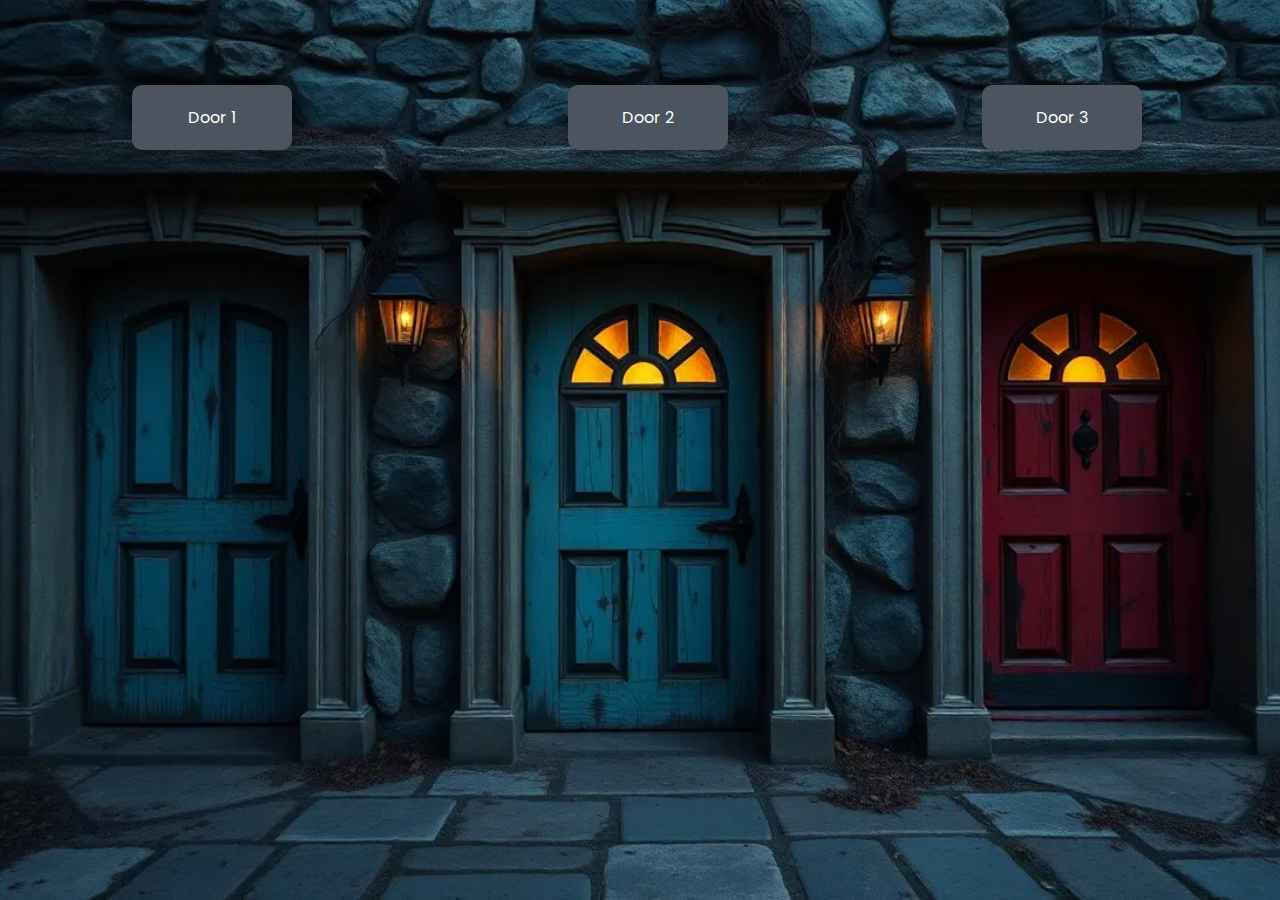
<file: choose-door.html>
<!DOCTYPE html>
<html lang="en">
<head>
    <meta charset="UTF-8">
    <meta name="viewport" content="width=device-width, initial-scale=1.0">
    <title>Choose a Door</title>
    <link href="https://fonts.googleapis.com/css2?family=Poppins:wght@300;400;600&display=swap" rel="stylesheet">
    <style>
        body 
        {
            background-image: url('threedoors2.png'); /* Ensure this is the correct image path */
            background-size: cover;
            background-position: center;
            height: 100vh;
            margin: 0;
            display: flex;
            justify-content: center;
            align-items: center;
            position: relative;
            font-family: 'Poppins', sans-serif;
        }
        .overlay 
        {
            position: absolute;
            top: 0;
            left: 0;
            width: 100%;
            height: 100%;
            background-color: rgba(0, 0, 0, 0.0); /* Adjust opacity as needed */
            z-index: 1;
        }
        .door-container {
            position: relative;
            z-index: 2;
            display: flex;
            justify-content: space-around;
            width: 100%;
            max-width: 600px;
        }
        .door 
        {
            background: #4b545f; /* Base color */
            color: #fff;
            padding: 20px;
            border-radius: 10px;
            text-align: center;
            cursor: pointer;
            width: 120px; /* Width of the button */
            margin: 0 20px;
            box-shadow: 0 4px 10px rgba(0, 0, 0, 0.3); /* Shadow for depth */
            position: absolute;
            bottom: -35px; /* Adjust this value to bring the button down */
            transition: none; /* No transition */
        }

        .door:hover {
            background: #ff4081; /* Change color on hover */
            /* Optionally add a different shadow on hover */
            box-shadow: 0 8px 15px rgba(0, 0, 0, 0.5); /* Shadow on hover */
        }  
        .door1 {
            left: -38%; 
            bottom: 300px; /* Adjust this value to bring the button down */
        }

        .door2 {
            left: 48%; 
            transform: translateX(-50%);
            bottom: 300px; /* Adjust this value to bring the button down */
        }

        .door3 {
            right: -37%; 
            bottom: 300px; /* Adjust this value to bring the button down */
        }
        .door-video {
            position: absolute;
            width: 100%; /* Full width */
            height: auto; /* Maintain aspect ratio */
            z-index: 3; /* Ensure it appears above the overlay */
            display: none; /* Initially hidden */
        }
    </style>
</head>
<body>
    <div class="overlay"></div>
    <div class="door-container">
        <div class="door door1" onclick="chooseDoor(1)">Door 1</div>
        <div class="door door2" onclick="chooseDoor(2)">Door 2</div>
        <div class="door door3" onclick="chooseDoor(3)">Door 3</div>
    </div>
    <video class="door-video" id="doorVideo" autoplay muted>
        <source src="openingdoor.mp4" type="video/mp4"> <!-- Updated path -->
        Your browser does not support the video tag.
    </video>

    <script>
        function chooseDoor(doorNumber) {
            const doorVideo = document.getElementById('doorVideo');
            doorVideo.style.display = 'block'; // Show the video animation
            doorVideo.currentTime = 0; // Reset the video to start

            // Play the video
            doorVideo.play();

            // Navigate after the video ends
            doorVideo.onended = function() {
                window.location.href = `room-${doorNumber}.html`; // Redirect to the new page
            };
        }
    </script>
</body>
</html>
</file>
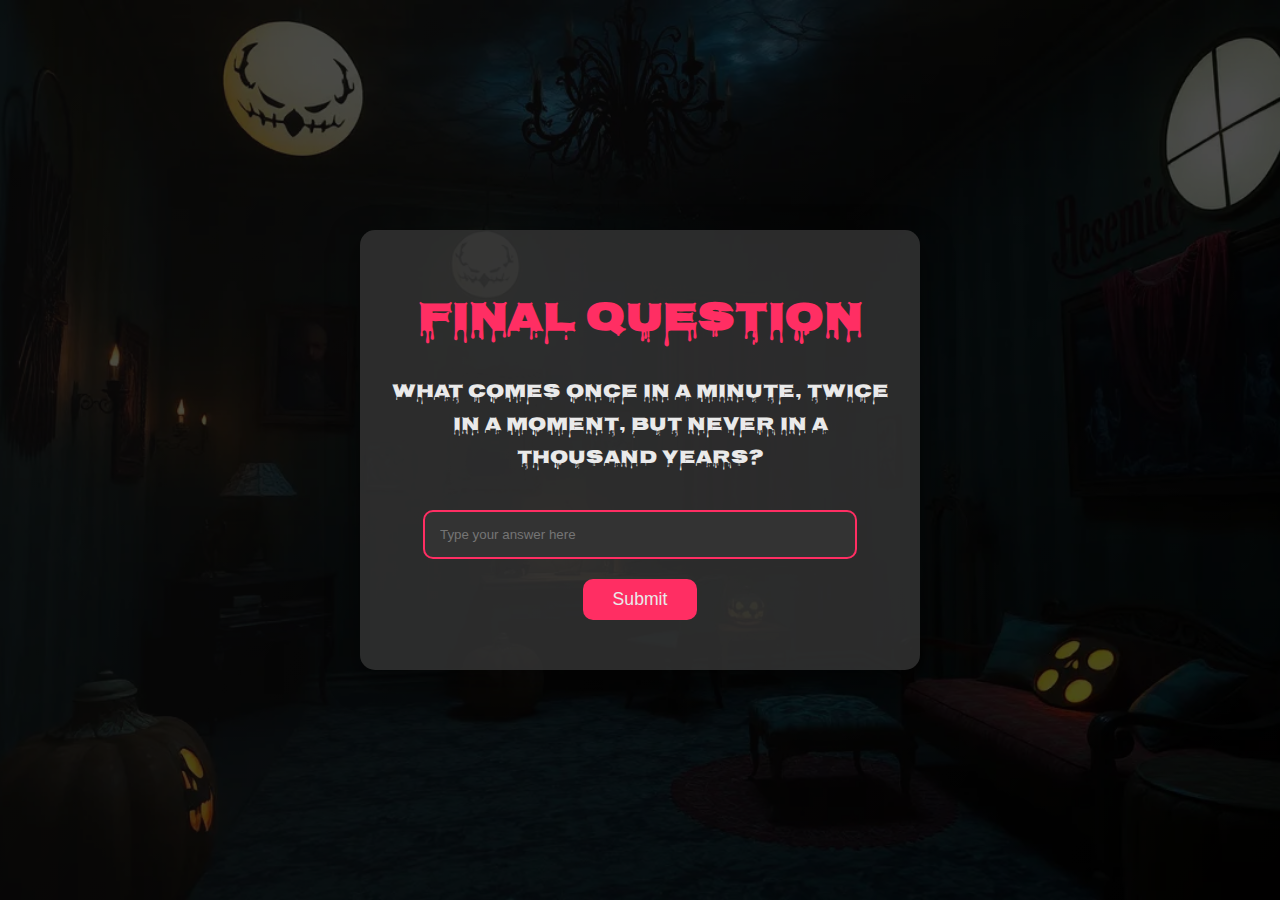
<file: final-question.html>
<!DOCTYPE html>
<html lang="en">
<head>
    <meta charset="UTF-8">
    <meta name="viewport" content="width=device-width, initial-scale=1.0">
    <title>FINAL QUESTION</title>
    <link href="https://fonts.googleapis.com/css2?family=Nosifer&family=Poppins:wght@400;600&display=swap" rel="stylesheet"> <!-- Added Poppins font -->
    <style>
        body {
            font-family: 'Nosifer', cursive; /* Spooky font */
            display: flex;
            justify-content: center;
            align-items: center;
            height: 100vh;
            margin: 0;
            background-color: #1a1a1d;
            color: #eaeaea;
            background-image: url('image3.png'); /* Ensure the path is correct */
            background-size: cover;
            background-position: center;
            overflow: hidden;
        }

        .overlay {
            position: absolute;
            top: 0;
            left: 0;
            width: 100%;
            height: 100%;
            background-color: rgba(0, 0, 0, 0.7); /* Dark overlay for a spooky effect */
            z-index: 1;
        }

        .question-container {
            position: relative;
            text-align: center;
            background: rgba(50, 50, 50, 0.85);
            padding: 30px;
            border-radius: 15px;
            box-shadow: 0 10px 30px rgba(0, 0, 0, 0.5);
            z-index: 2;
            max-width: 500px;
            width: 90%;
        }

        h1 {
            font-size: 2.5em;
            color: #ff2e63; /* Red spooky text */
            margin-bottom: 20px;
        }

        p {
            font-size: 1.2em;
            margin-bottom: 20px;
        }

        input[type="text"] {
            padding: 15px;
            margin-top: 15px;
            border: 2px solid #ff2e63;
            border-radius: 10px;
            width: 80%;
            background-color: #333;
            color: #eaeaea;
        }

        button {
            margin-top: 20px;
            padding: 10px 30px;
            background-color: #ff2e63;
            color: #eaeaea;
            border: none;
            border-radius: 10px;
            cursor: pointer;
            font-size: 1.1em;
            transition: background-color 0.3s, transform 0.3s;
        }

        button:hover {
            background-color: #e94e77;
            transform: translateY(-3px);
        }

        /* Feedback message style */
        .feedback {
            margin-top: 20px;
            font-size: 1.2em;
            color: #ff2e63; /* Match the header color for consistency */
            font-family: 'Poppins', sans-serif; /* Change font to Poppins for feedback */
        }

        /* Subtle animation for added effect */
        body::before {
            content: '';
            position: absolute;
            top: 0;
            left: -100%;
            width: 200%;
            height: 100%;
            background: linear-gradient(120deg, transparent, rgba(255, 255, 255, 0.1) 50%, transparent);
            animation: slide 30s linear infinite;
            z-index: 0;
        }

        @keyframes slide {
            from {
                left: -100%;
            }
            to {
                left: 100%;
            }
        }
    </style>
</head>
<body>
    <div class="overlay"></div>
    <div class="question-container">
        <h1>FINAL QUESTION</h1>
        <p>What comes once in a minute, twice in a moment, but never in a thousand years?</p>
        <input type="text" id="answer" placeholder="Type your answer here">
        <button onclick="checkAnswer()">Submit</button>
        <p id="feedback" class="feedback"></p> <!-- Feedback message will be displayed here -->
    </div>

    <script>
        let attempts = 0;

        function checkAnswer() {
            const userAnswer = document.getElementById('answer').value.trim().toLowerCase();
            const correctAnswer = "m"; // Correct answer (case insensitive)
            const feedback = document.getElementById('feedback'); // Get feedback element

            attempts++;
            if (userAnswer === correctAnswer) {
                feedback.textContent = "Correct! You may proceed."; // Display correct message
                setTimeout(() => {
                     // Redirect after a delay
                }, 2000); // Wait 2 seconds before redirecting
            } else if (attempts >= 2) {
                feedback.textContent = "Wrong answer! Redirecting you back."; // Display wrong answer message
                setTimeout(() => {
                    window.location.href = "choose-door.html"; // Redirects back to the initial page after a delay
                }, 2000); // Wait 2 seconds before redirecting
            } else {
                feedback.textContent = "Wrong answer! You have one more attempt."; // Provide feedback for wrong answer
            }
        }
    </script>
</body>
</html>
</file>
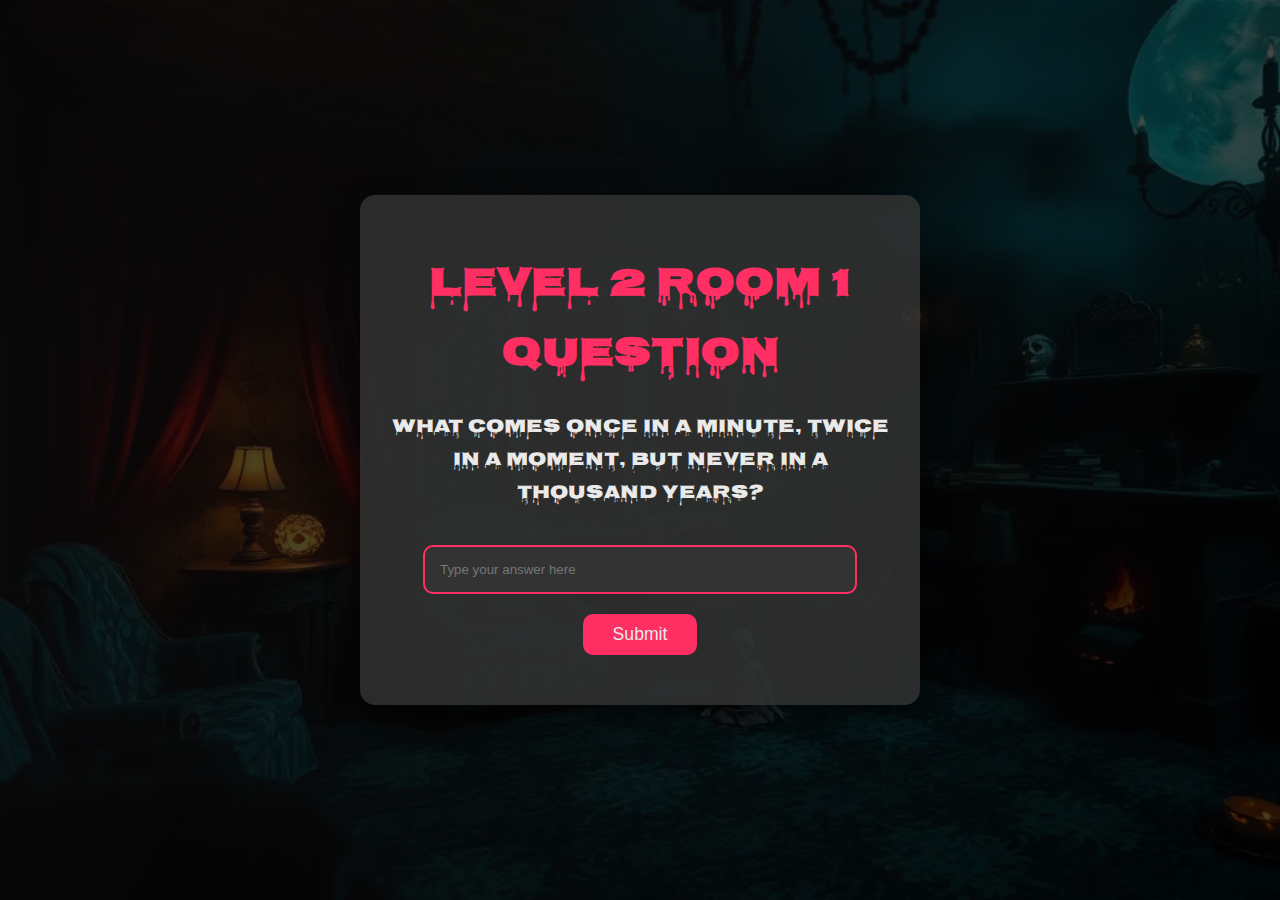
<file: next-room-1.html>
<!DOCTYPE html>
<html lang="en">
<head>
    <meta charset="UTF-8">
    <meta name="viewport" content="width=device-width, initial-scale=1.0">
    <title>Level 2 Room 1 Question</title>
    <link href="https://fonts.googleapis.com/css2?family=Nosifer&family=Poppins:wght@400;600&display=swap" rel="stylesheet"> <!-- Added Poppins font -->
    <style>
        body {
            font-family: 'Nosifer', cursive; /* Spooky font */
            display: flex;
            justify-content: center;
            align-items: center;
            height: 100vh;
            margin: 0;
            background-color: #1a1a1d;
            color: #eaeaea;
            background-image: url('image.png'); /* Ensure the path is correct */
            background-size: cover;
            background-position: center;
            overflow: hidden;
        }

        .overlay {
            position: absolute;
            top: 0;
            left: 0;
            width: 100%;
            height: 100%;
            background-color: rgba(0, 0, 0, 0.7); /* Dark overlay for a spooky effect */
            z-index: 1;
        }

        .question-container {
            position: relative;
            text-align: center;
            background: rgba(50, 50, 50, 0.85);
            padding: 30px;
            border-radius: 15px;
            box-shadow: 0 10px 30px rgba(0, 0, 0, 0.5);
            z-index: 2;
            max-width: 500px;
            width: 90%;
        }

        h1 {
            font-size: 2.5em;
            color: #ff2e63; /* Red spooky text */
            margin-bottom: 20px;
        }

        p {
            font-size: 1.2em;
            margin-bottom: 20px;
        }

        input[type="text"] {
            padding: 15px;
            margin-top: 15px;
            border: 2px solid #ff2e63;
            border-radius: 10px;
            width: 80%;
            background-color: #333;
            color: #eaeaea;
        }

        button {
            margin-top: 20px;
            padding: 10px 30px;
            background-color: #ff2e63;
            color: #eaeaea;
            border: none;
            border-radius: 10px;
            cursor: pointer;
            font-size: 1.1em;
            transition: background-color 0.3s, transform 0.3s;
        }

        button:hover {
            background-color: #e94e77;
            transform: translateY(-3px);
        }

        /* Feedback message style */
        .feedback {
            margin-top: 20px;
            font-size: 1.2em;
            color: #ff2e63; /* Match the header color for consistency */
            font-family: 'Poppins', sans-serif; /* Change font to Poppins for feedback */
        }

        /* Subtle animation for added effect */
        body::before {
            content: '';
            position: absolute;
            top: 0;
            left: -100%;
            width: 200%;
            height: 100%;
            background: linear-gradient(120deg, transparent, rgba(255, 255, 255, 0.1) 50%, transparent);
            animation: slide 30s linear infinite;
            z-index: 0;
        }

        @keyframes slide {
            from {
                left: -100%;
            }
            to {
                left: 100%;
            }
        }
    </style>
</head>
<body>
    <div class="overlay"></div>
    <div class="question-container">
        <h1>Level 2 Room 1 Question</h1>
        <p>What comes once in a minute, twice in a moment, but never in a thousand years?</p>
        <input type="text" id="answer" placeholder="Type your answer here">
        <button onclick="checkAnswer()">Submit</button>
        <p id="feedback" class="feedback"></p> <!-- Feedback message will be displayed here -->
    </div>

    <script>
        let attempts = 0;

        function checkAnswer() {
            const userAnswer = document.getElementById('answer').value.trim().toLowerCase();
            const correctAnswer = "m"; // Correct answer (case insensitive)
            const feedback = document.getElementById('feedback'); // Get feedback element

            attempts++;
            if (userAnswer === correctAnswer) {
                feedback.textContent = "Correct! You may proceed."; // Display correct message
                setTimeout(() => {
                    window.location.href = "final-door-choice.html"; // Redirect after a delay
                }, 2000); // Wait 2 seconds before redirecting
            } else if (attempts >= 2) {
                feedback.textContent = "Wrong answer! Redirecting you back."; // Display wrong answer message
                setTimeout(() => {
                    window.location.href = "choose-door.html"; // Redirects back to the initial page after a delay
                }, 2000); // Wait 2 seconds before redirecting
            } else {
                feedback.textContent = "Wrong answer! You have one more attempt."; // Provide feedback for wrong answer
            }
        }
    </script>
</body>
</html>
</file>
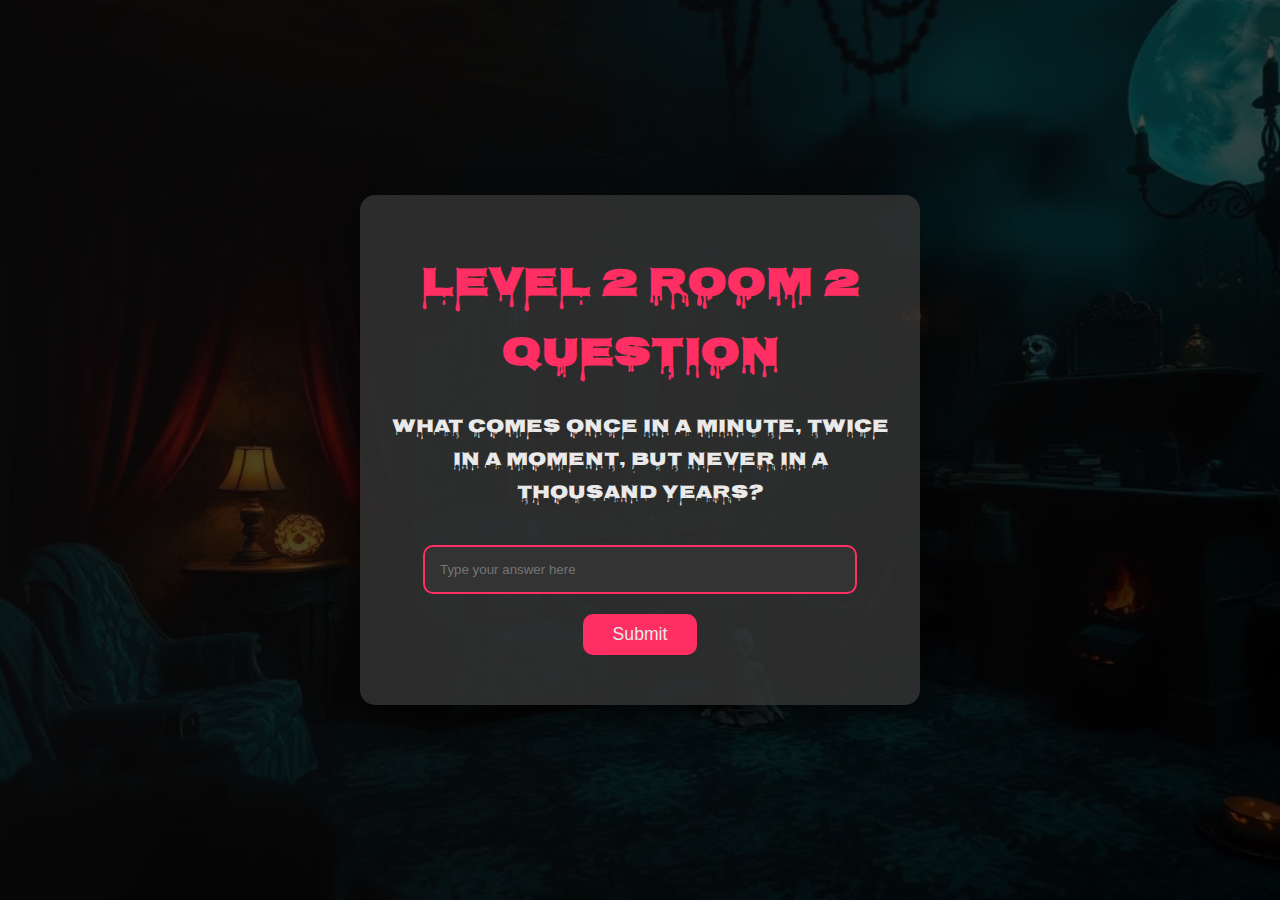
<file: next-room-2.html>
<!DOCTYPE html>
<html lang="en">
<head>
    <meta charset="UTF-8">
    <meta name="viewport" content="width=device-width, initial-scale=1.0">
    <title>Level 2 Room 2 Question</title>
    <link href="https://fonts.googleapis.com/css2?family=Nosifer&family=Poppins:wght@400;600&display=swap" rel="stylesheet"> <!-- Added Poppins font -->
    <style>
        body {
            font-family: 'Nosifer', cursive; /* Spooky font */
            display: flex;
            justify-content: center;
            align-items: center;
            height: 100vh;
            margin: 0;
            background-color: #1a1a1d;
            color: #eaeaea;
            background-image: url('image.png'); /* Ensure the path is correct */
            background-size: cover;
            background-position: center;
            overflow: hidden;
        }

        .overlay {
            position: absolute;
            top: 0;
            left: 0;
            width: 100%;
            height: 100%;
            background-color: rgba(0, 0, 0, 0.7); /* Dark overlay for a spooky effect */
            z-index: 1;
        }

        .question-container {
            position: relative;
            text-align: center;
            background: rgba(50, 50, 50, 0.85);
            padding: 30px;
            border-radius: 15px;
            box-shadow: 0 10px 30px rgba(0, 0, 0, 0.5);
            z-index: 2;
            max-width: 500px;
            width: 90%;
        }

        h1 {
            font-size: 2.5em;
            color: #ff2e63; /* Red spooky text */
            margin-bottom: 20px;
        }

        p {
            font-size: 1.2em;
            margin-bottom: 20px;
        }

        input[type="text"] {
            padding: 15px;
            margin-top: 15px;
            border: 2px solid #ff2e63;
            border-radius: 10px;
            width: 80%;
            background-color: #333;
            color: #eaeaea;
        }

        button {
            margin-top: 20px;
            padding: 10px 30px;
            background-color: #ff2e63;
            color: #eaeaea;
            border: none;
            border-radius: 10px;
            cursor: pointer;
            font-size: 1.1em;
            transition: background-color 0.3s, transform 0.3s;
        }

        button:hover {
            background-color: #e94e77;
            transform: translateY(-3px);
        }

        /* Feedback message style */
        .feedback {
            margin-top: 20px;
            font-size: 1.2em;
            color: #ff2e63; /* Match the header color for consistency */
            font-family: 'Poppins', sans-serif; /* Change font to Poppins for feedback */
        }

        /* Subtle animation for added effect */
        body::before {
            content: '';
            position: absolute;
            top: 0;
            left: -100%;
            width: 200%;
            height: 100%;
            background: linear-gradient(120deg, transparent, rgba(255, 255, 255, 0.1) 50%, transparent);
            animation: slide 30s linear infinite;
            z-index: 0;
        }

        @keyframes slide {
            from {
                left: -100%;
            }
            to {
                left: 100%;
            }
        }
    </style>
</head>
<body>
    <div class="overlay"></div>
    <div class="question-container">
        <h1>Level 2 Room 2 Question</h1>
        <p>What comes once in a minute, twice in a moment, but never in a thousand years?</p>
        <input type="text" id="answer" placeholder="Type your answer here">
        <button onclick="checkAnswer()">Submit</button>
        <p id="feedback" class="feedback"></p> <!-- Feedback message will be displayed here -->
    </div>

    <script>
        let attempts = 0;

        function checkAnswer() {
            const userAnswer = document.getElementById('answer').value.trim().toLowerCase();
            const correctAnswer = "m"; // Correct answer (case insensitive)
            const feedback = document.getElementById('feedback'); // Get feedback element

            attempts++;
            if (userAnswer === correctAnswer) {
                feedback.textContent = "Correct! You may proceed."; // Display correct message
                setTimeout(() => {
                    window.location.href = "final-door-choice.html"; // Redirect after a delay
                }, 2000); // Wait 2 seconds before redirecting
            } else if (attempts >= 2) {
                feedback.textContent = "Wrong answer! Redirecting you back."; // Display wrong answer message
                setTimeout(() => {
                    window.location.href = "choose-door.html"; // Redirects back to the initial page after a delay
                }, 2000); // Wait 2 seconds before redirecting
            } else {
                feedback.textContent = "Wrong answer! You have one more attempt."; // Provide feedback for wrong answer
            }
        }
    </script>
</body>
</html>
</file>
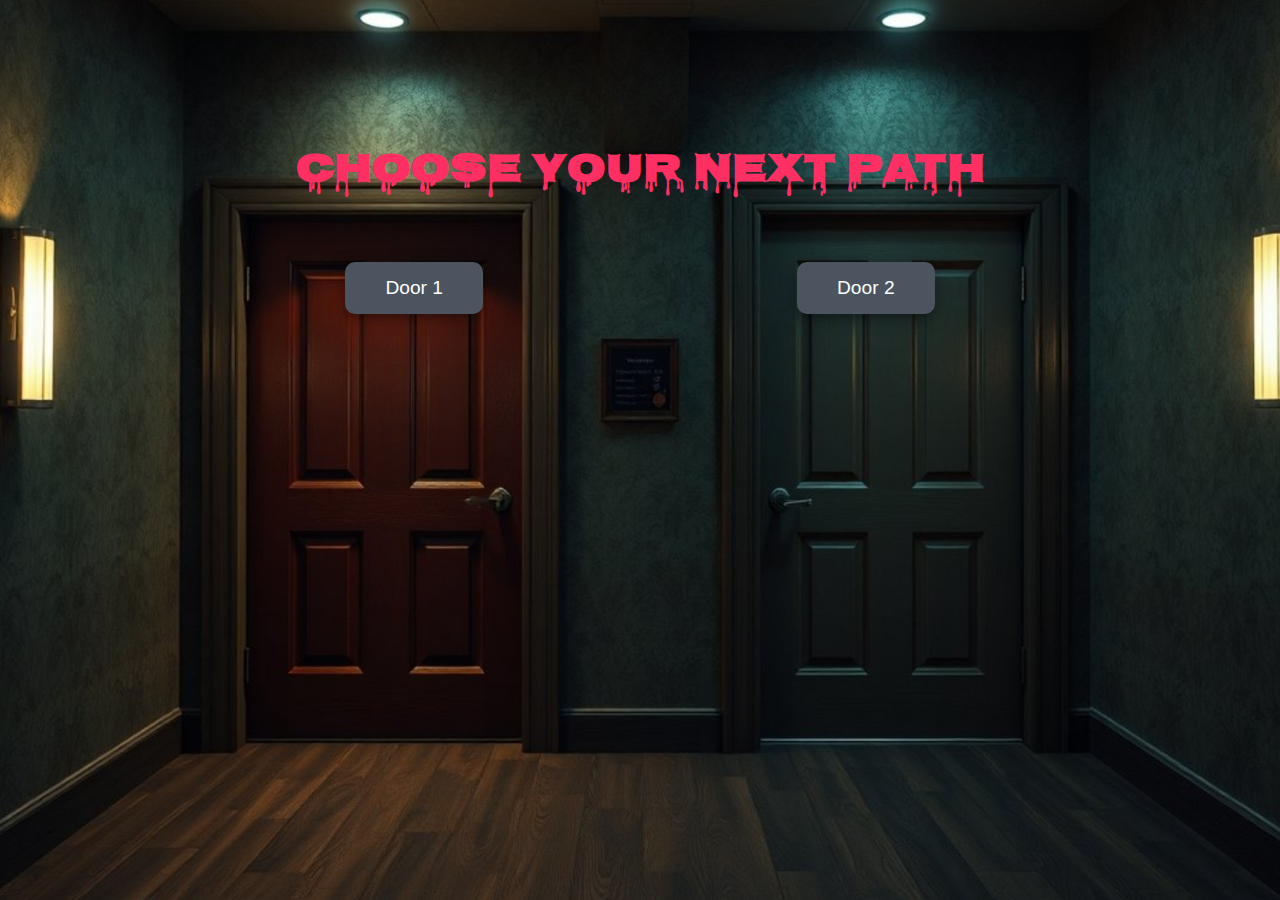
<file: room-1-success.html>
<!DOCTYPE html>
<html lang="en">
<head>
    <meta charset="UTF-8">
    <meta name="viewport" content="width=device-width, initial-scale=1.0">
    <title>Choose Your Path</title>
    <link href="https://fonts.googleapis.com/css2?family=Nosifer&display=swap" rel="stylesheet"> 
    <style>
        body {
            font-family: 'Nosifer', cursive;
            display: flex;
            flex-direction: column;
            justify-content: center;
            align-items: center;
            height: 100vh;
            margin: 0;
            background-color: #1a1a1d;
            background-image: url("twodoors.png");
            background-size: cover;
            background-position: center;
            color: #eaeaea;
            overflow: hidden;
        }

        .container {
            text-align: center;
            margin-top: -320px;
            z-index: 20; /* Ensure text is above the video */
            position: relative;
        }

        h1 {
            color: #ff2e63;
            font-size: 2.5em;
            margin-bottom: -100px;
        }

        .door-button {
            background: #4b545f;
            color: #fff;
            padding: 15px 40px;
            border-radius: 10px;
            text-align: center;
            cursor: pointer;
            margin: 155px;
            border: none;
            font-size: 1.2em;
            box-shadow: 0 4px 15px rgba(0, 0, 0, 0.5);
            transition: background 0.3s, transform 0.3s;
        }

        .door-button:hover {
            background: #ff4081;
            transform: translateY(-5px);
        }

        .video-container {
            position: fixed;
            top: 0;
            left: 0;
            width: 100%;
            height: 100%;
            z-index: 10; /* Keep the video behind the buttons */
            display: none; /* Initially hidden */
        }

        video {
            position: absolute; /* Position video absolutely to fill the container */
            top: 50%;
            left: 50%;
            width: 100vw; /* Full viewport width */
            height: 100vh; /* Full viewport height */
            object-fit: cover; /* Cover to maintain aspect ratio */
            transform: translate(-50%, -50%); /* Center the video */
        }
    </style>
</head>
<body>
    <div class="container" id="buttonContainer">
        <h1>Choose Your Next Path</h1>
        <button class="door-button" onclick="playVideoAndNavigate('next-room-1.html')">Door 1</button>
        <button class="door-button" onclick="playVideoAndNavigate('next-room-2.html')">Door 2</button>
    </div>

    <div class="video-container" id="videoContainer">
        <video id="doorVideo" autoplay muted>
            <source src="openingdoor.mp4" type="video/mp4"> <!-- Replace with your video file path -->
            Your browser does not support the video tag.
        </video>
    </div>

    <script>
        function playVideoAndNavigate(page) {
            const videoContainer = document.getElementById('videoContainer');
            const doorVideo = document.getElementById('doorVideo');
            const buttonContainer = document.getElementById('buttonContainer');

            buttonContainer.style.display = 'none'; // Hide buttons and text
            videoContainer.style.display = 'block'; // Show the video container
            doorVideo.play(); // Play the video

            // Navigate to the page after the video ends
            doorVideo.onended = function() {
                window.location.href = page;
            };
        }
    </script>
</body>
</html>
</file>
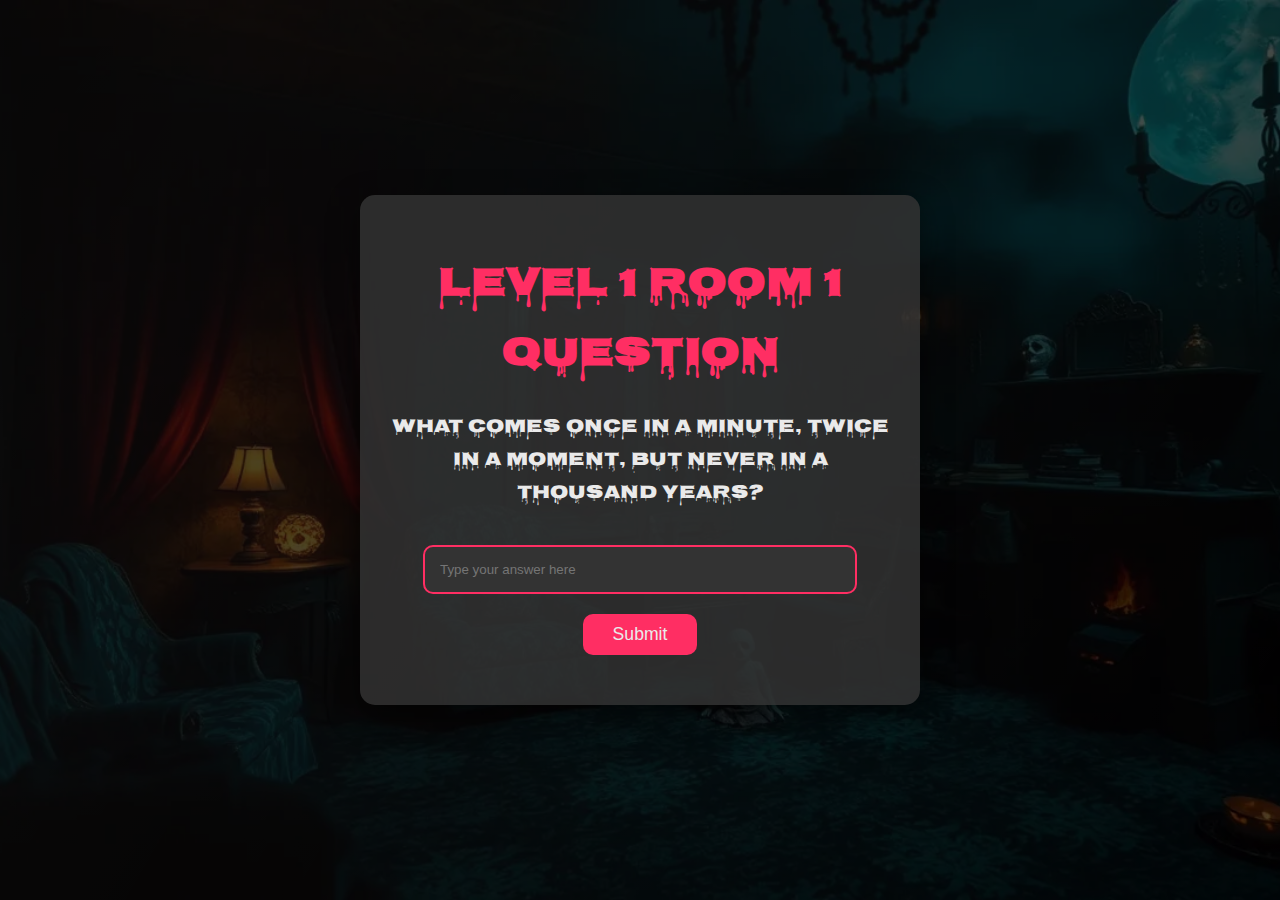
<file: room-1.html>
<!DOCTYPE html>
<html lang="en">
<head>
    <meta charset="UTF-8">
    <meta name="viewport" content="width=device-width, initial-scale=1.0">
    <title>Level 1 Room 1 Question</title>
    <link href="https://fonts.googleapis.com/css2?family=Nosifer&display=swap" rel="stylesheet">
    <style>
        body {
            font-family: 'Nosifer', cursive; /* Spooky font */
            display: flex;
            justify-content: center;
            align-items: center;
            height: 100vh;
            margin: 0;
            background-color: #1a1a1d;
            color: #eaeaea;
            background-image: url('image.png'); /* Ensure the path is correct */
            background-size: cover;
            background-position: center;
            overflow: hidden;
        }

        .overlay {
            position: absolute;
            top: 0;
            left: 0;
            width: 100%;
            height: 100%;
            background-color: rgba(0, 0, 0, 0.7); /* Dark overlay for a spooky effect */
            z-index: 1;
        }

        .question-container {
            position: relative;
            text-align: center;
            background: rgba(50, 50, 50, 0.85);
            padding: 30px;
            border-radius: 15px;
            box-shadow: 0 10px 30px rgba(0, 0, 0, 0.5);
            z-index: 2;
            max-width: 500px;
            width: 90%;
        }

        h1 {
            font-size: 2.5em;
            color: #ff2e63; /* Red spooky text */
            margin-bottom: 20px;
        }

        p {
            font-size: 1.2em;
            margin-bottom: 20px;
        }

        input[type="text"] {
            padding: 15px;
            margin-top: 15px;
            border: 2px solid #ff2e63;
            border-radius: 10px;
            width: 80%;
            background-color: #333;
            color: #eaeaea;
        }

        button {
            margin-top: 20px;
            padding: 10px 30px;
            background-color: #ff2e63;
            color: #eaeaea;
            border: none;
            border-radius: 10px;
            cursor: pointer;
            font-size: 1.1em;
            transition: background-color 0.3s, transform 0.3s;
        }

        button:hover {
            background-color: #e94e77;
            transform: translateY(-3px);
        }

        /* Subtle animation for added effect */
        body::before {
            content: '';
            position: absolute;
            top: 0;
            left: -100%;
            width: 200%;
            height: 100%;
            background: linear-gradient(120deg, transparent, rgba(255, 255, 255, 0.1) 50%, transparent);
            animation: slide 30s linear infinite;
            z-index: 0;
        }

        @keyframes slide {
            from {
                left: -100%;
            }
            to {
                left: 100%;
            }
        }

        .feedback {
            margin-top: 20px;
            font-size: 1.2em;
            color: #ff2e63; /* Match the header color for consistency */
            font-family: 'Poppins', sans-serif;
        }
    </style>
</head>
<body>
    <div class="overlay"></div>
    <div class="question-container">
        <h1>Level 1 Room 1 Question</h1>
        <p>What comes once in a minute, twice in a moment, but never in a thousand years?</p>
        <input type="text" id="answer" placeholder="Type your answer here">
        <button onclick="checkAnswer()">Submit</button>
        <p id="feedback" class="feedback"></p> <!-- Feedback message -->
    </div>

    <script>
        let attempts = 0;

        function checkAnswer() {
            const userAnswer = document.getElementById('answer').value.trim().toLowerCase();
            const correctAnswer = "m"; // Correct answer (case insensitive)
            const feedback = document.getElementById('feedback'); // Get feedback element

            attempts++;
            if (userAnswer === correctAnswer) {
                feedback.textContent = "Correct! You may proceed."; // Display correct message
                setTimeout(() => {
                    window.location.href = "room-1-success.html"; // Redirect after a delay
                }, 2000); // Wait 2 seconds before redirecting
            } else if (attempts >= 2) {
                feedback.textContent = "Wrong answer! Redirecting you back."; // Display wrong answer message
                setTimeout(() => {
                    window.location.href = "choose-door.html"; // Redirects back to the initial page after a delay
                }, 2000); // Wait 2 seconds before redirecting
            } else {
                feedback.textContent = "Wrong answer! You have one more attempt."; // Provide feedback for wrong answer
            }
        }
    </script>
</body>
</html>
</file>
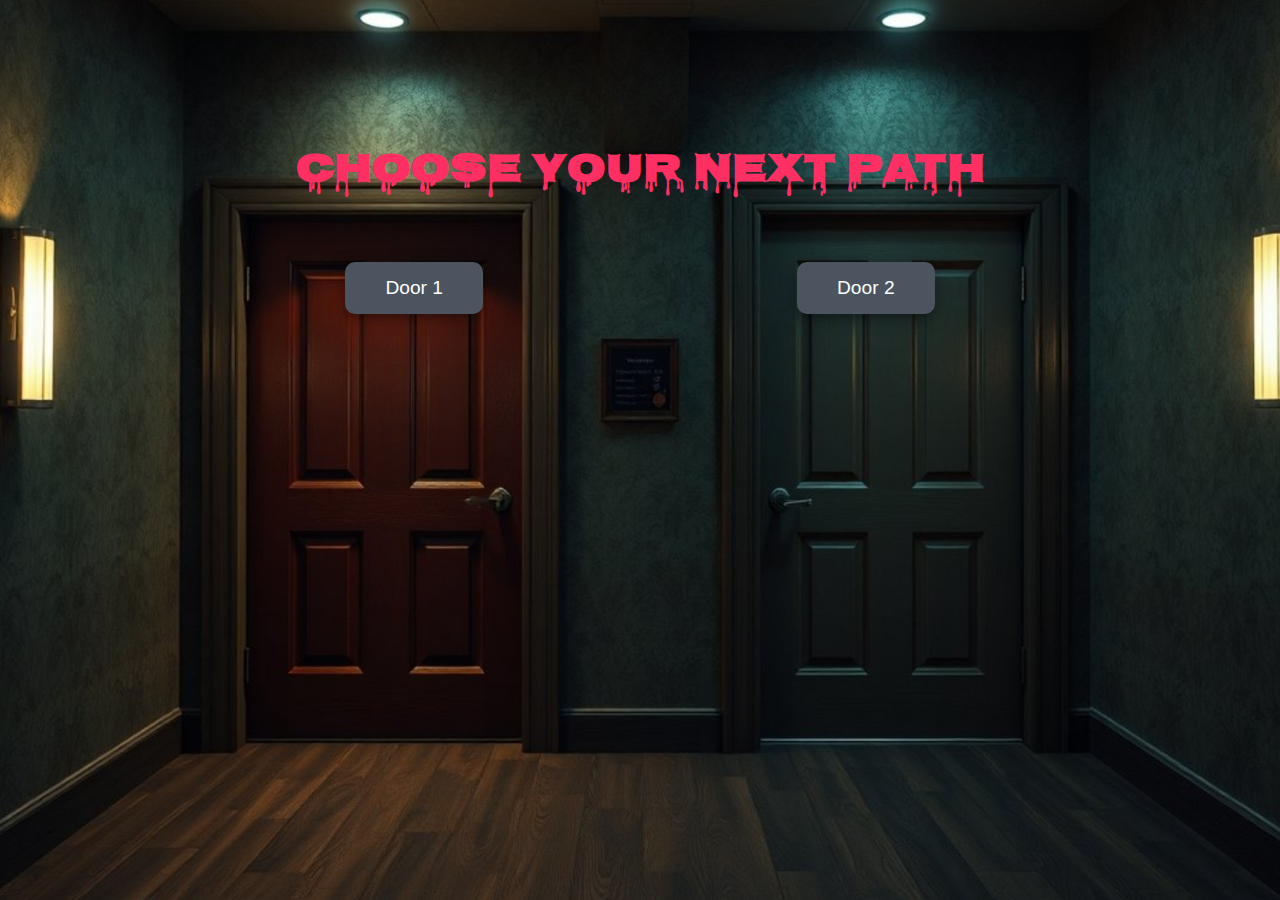
<file: room-2-success.html>
<!DOCTYPE html>
<html lang="en">
<head>
    <meta charset="UTF-8">
    <meta name="viewport" content="width=device-width, initial-scale=1.0">
    <title>Choose Your Path</title>
    <link href="https://fonts.googleapis.com/css2?family=Nosifer&display=swap" rel="stylesheet"> 
    <style>
        body {
            font-family: 'Nosifer', cursive;
            display: flex;
            flex-direction: column;
            justify-content: center;
            align-items: center;
            height: 100vh;
            margin: 0;
            background-color: #1a1a1d;
            background-image: url("twodoors.png");
            background-size: cover;
            background-position: center;
            color: #eaeaea;
            overflow: hidden;
        }

        .container {
            text-align: center;
            margin-top: -320px;
            z-index: 20; /* Ensure text is above the video */
            position: relative;
        }

        h1 {
            color: #ff2e63;
            font-size: 2.5em;
            margin-bottom: -100px;
        }

        .door-button {
            background: #4b545f;
            color: #fff;
            padding: 15px 40px;
            border-radius: 10px;
            text-align: center;
            cursor: pointer;
            margin: 155px;
            border: none;
            font-size: 1.2em;
            box-shadow: 0 4px 15px rgba(0, 0, 0, 0.5);
            transition: background 0.3s, transform 0.3s;
        }

        .door-button:hover {
            background: #ff4081;
            transform: translateY(-5px);
        }

        .video-container {
            position: fixed;
            top: 0;
            left: 0;
            width: 100%;
            height: 100%;
            z-index: 10; /* Keep the video behind the buttons */
            display: none; /* Initially hidden */
        }

        video {
            position: absolute; /* Position video absolutely to fill the container */
            top: 50%;
            left: 50%;
            width: 100vw; /* Full viewport width */
            height: 100vh; /* Full viewport height */
            object-fit: cover; /* Cover to maintain aspect ratio */
            transform: translate(-50%, -50%); /* Center the video */
        }
    </style>
</head>
<body>
    <div class="container" id="buttonContainer">
        <h1>Choose Your Next Path</h1>
        <button class="door-button" onclick="playVideoAndNavigate('next-room2-1.html')">Door 1</button>
        <button class="door-button" onclick="playVideoAndNavigate('next-room2-2.html')">Door 2</button>
    </div>

    <div class="video-container" id="videoContainer">
        <video id="doorVideo" autoplay muted>
            <source src="openingdoor.mp4" type="video/mp4"> <!-- Replace with your video file path -->
            Your browser does not support the video tag.
        </video>
    </div>

    <script>
        function playVideoAndNavigate(page) {
            const videoContainer = document.getElementById('videoContainer');
            const doorVideo = document.getElementById('doorVideo');
            const buttonContainer = document.getElementById('buttonContainer');

            buttonContainer.style.display = 'none'; // Hide buttons and text
            videoContainer.style.display = 'block'; // Show the video container
            doorVideo.play(); // Play the video

            // Navigate to the page after the video ends
            doorVideo.onended = function() {
                window.location.href = page;
            };
        }
    </script>
</body>
</html>
</file>
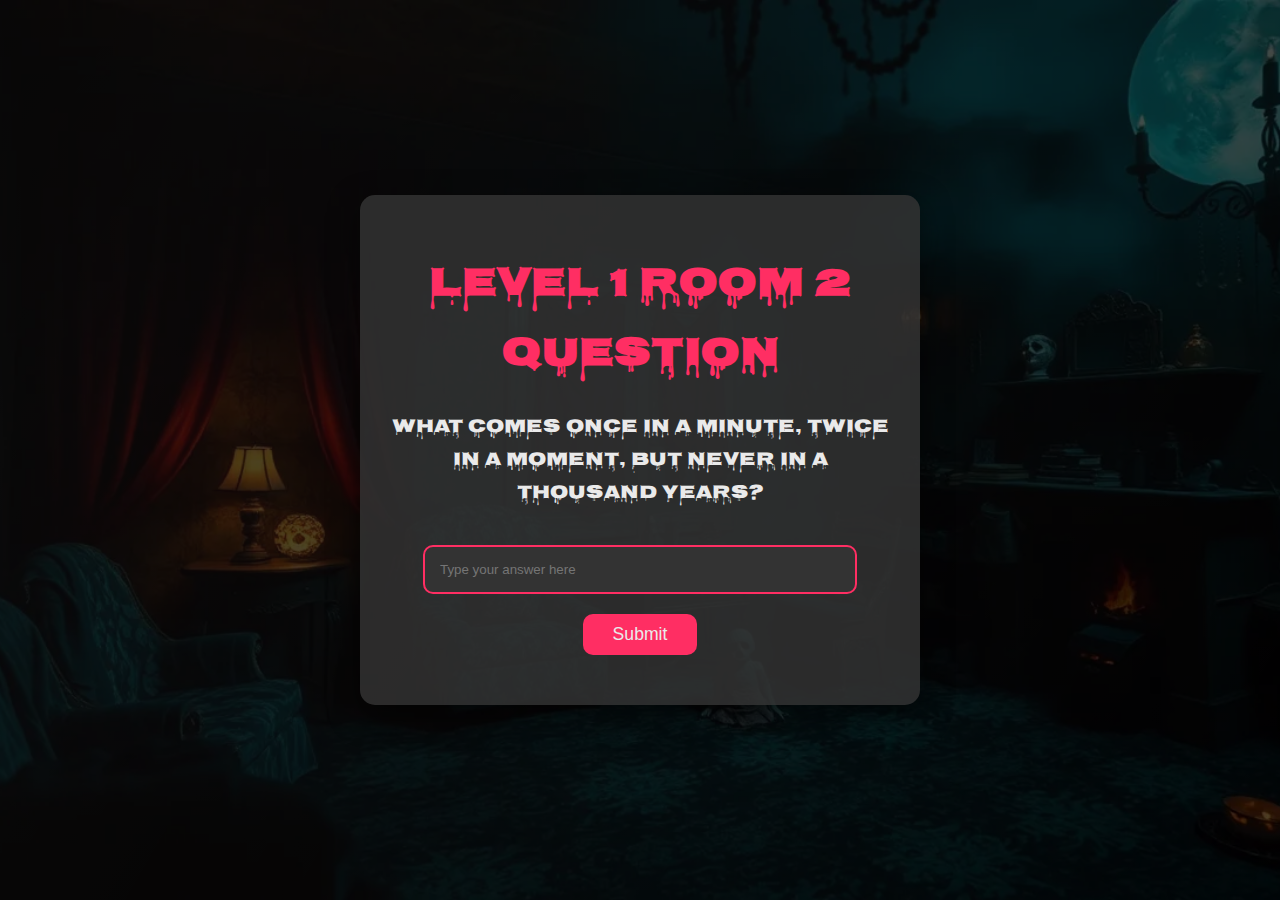
<file: room-2.html>
<!DOCTYPE html>
<html lang="en">
<head>
    <meta charset="UTF-8">
    <meta name="viewport" content="width=device-width, initial-scale=1.0">
    <title>Level 1 Room 2 Question</title>
    <link href="https://fonts.googleapis.com/css2?family=Nosifer&display=swap" rel="stylesheet">
    <style>
        body {
            font-family: 'Nosifer', cursive; /* Spooky font */
            display: flex;
            justify-content: center;
            align-items: center;
            height: 100vh;
            margin: 0;
            background-color: #1a1a1d;
            color: #eaeaea;
            background-image: url('image.png'); /* Ensure the path is correct */
            background-size: cover;
            background-position: center;
            overflow: hidden;
        }

        .overlay {
            position: absolute;
            top: 0;
            left: 0;
            width: 100%;
            height: 100%;
            background-color: rgba(0, 0, 0, 0.7); /* Dark overlay for a spooky effect */
            z-index: 1;
        }

        .question-container {
            position: relative;
            text-align: center;
            background: rgba(50, 50, 50, 0.85);
            padding: 30px;
            border-radius: 15px;
            box-shadow: 0 10px 30px rgba(0, 0, 0, 0.5);
            z-index: 2;
            max-width: 500px;
            width: 90%;
        }

        h1 {
            font-size: 2.5em;
            color: #ff2e63; /* Red spooky text */
            margin-bottom: 20px;
        }

        p {
            font-size: 1.2em;
            margin-bottom: 20px;
        }

        input[type="text"] {
            padding: 15px;
            margin-top: 15px;
            border: 2px solid #ff2e63;
            border-radius: 10px;
            width: 80%;
            background-color: #333;
            color: #eaeaea;
        }

        button {
            margin-top: 20px;
            padding: 10px 30px;
            background-color: #ff2e63;
            color: #eaeaea;
            border: none;
            border-radius: 10px;
            cursor: pointer;
            font-size: 1.1em;
            transition: background-color 0.3s, transform 0.3s;
        }

        button:hover {
            background-color: #e94e77;
            transform: translateY(-3px);
        }

        /* Subtle animation for added effect */
        body::before {
            content: '';
            position: absolute;
            top: 0;
            left: -100%;
            width: 200%;
            height: 100%;
            background: linear-gradient(120deg, transparent, rgba(255, 255, 255, 0.1) 50%, transparent);
            animation: slide 30s linear infinite;
            z-index: 0;
        }

        @keyframes slide {
            from {
                left: -100%;
            }
            to {
                left: 100%;
            }
        }

        .feedback {
            margin-top: 20px;
            font-size: 1.2em;
            color: #ff2e63; /* Match the header color for consistency */
            font-family: 'Poppins', sans-serif;
        }
    </style>
</head>
<body>
    <div class="overlay"></div>
    <div class="question-container">
        <h1>Level 1 Room 2 Question</h1>
        <p>What comes once in a minute, twice in a moment, but never in a thousand years?</p>
        <input type="text" id="answer" placeholder="Type your answer here">
        <button onclick="checkAnswer()">Submit</button>
        <p id="feedback" class="feedback"></p> <!-- Feedback message -->
    </div>

    <script>
        let attempts = 0;

        function checkAnswer() {
            const userAnswer = document.getElementById('answer').value.trim().toLowerCase();
            const correctAnswer = "m"; // Correct answer (case insensitive)
            const feedback = document.getElementById('feedback'); // Get feedback element

            attempts++;
            if (userAnswer === correctAnswer) {
                feedback.textContent = "Correct! You may proceed."; // Display correct message
                setTimeout(() => {
                    window.location.href = "room-2-success.html"; // Redirect after a delay
                }, 2000); // Wait 2 seconds before redirecting
            } else if (attempts >= 2) {
                feedback.textContent = "Wrong answer! Redirecting you back."; // Display wrong answer message
                setTimeout(() => {
                    window.location.href = "choose-door.html"; // Redirects back to the initial page after a delay
                }, 2000); // Wait 2 seconds before redirecting
            } else {
                feedback.textContent = "Wrong answer! You have one more attempt."; // Provide feedback for wrong answer
            }
        }
    </script>
</body>
</html>
</file>
